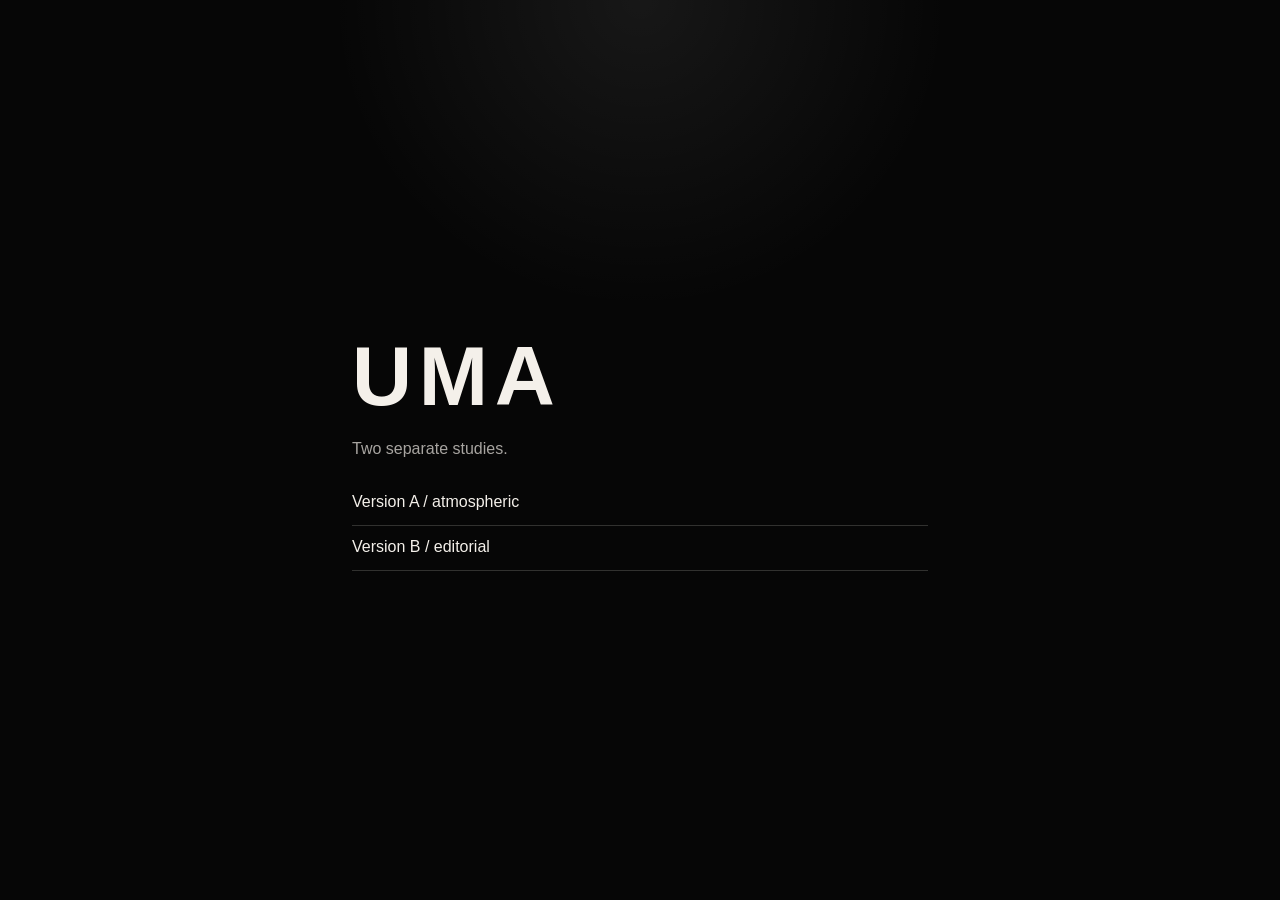
<file: index.html>
<!doctype html>
<html lang="en">
  <head>
    <meta charset="UTF-8">
    <meta name="viewport" content="width=device-width, initial-scale=1.0">
    <title>UMA Studies</title>
    <meta name="description" content="Two separate design studies for UMA.">
    <meta name="theme-color" content="#060606">
    <style>
      :root {
        color-scheme: dark;
      }

      * {
        box-sizing: border-box;
      }

      body {
        margin: 0;
        min-height: 100vh;
        display: grid;
        place-items: center;
        background:
          radial-gradient(circle at top, rgba(255, 255, 255, 0.07), transparent 28%),
          #060606;
        color: #f4f0ea;
        font-family: Arial, sans-serif;
      }

      main {
        width: min(36rem, calc(100vw - 2rem));
      }

      h1,
      p {
        margin: 0;
      }

      h1 {
        font-size: clamp(2.8rem, 8vw, 5.2rem);
        letter-spacing: 0.08em;
      }

      p {
        margin-top: 0.65rem;
        color: rgba(244, 240, 234, 0.68);
        line-height: 1.6;
      }

      nav {
        display: grid;
        gap: 0.75rem;
        margin-top: 2rem;
      }

      a {
        color: inherit;
        text-decoration: none;
        border-bottom: 1px solid rgba(244, 240, 234, 0.18);
        padding-bottom: 0.85rem;
      }
    </style>
  </head>
  <body>
    <main>
      <h1>UMA</h1>
      <p>Two separate studies.</p>
      <nav>
        <a href="version-a/">Version A / atmospheric</a>
        <a href="version-b/">Version B / editorial</a>
      </nav>
    </main>
  </body>
</html>
</file>
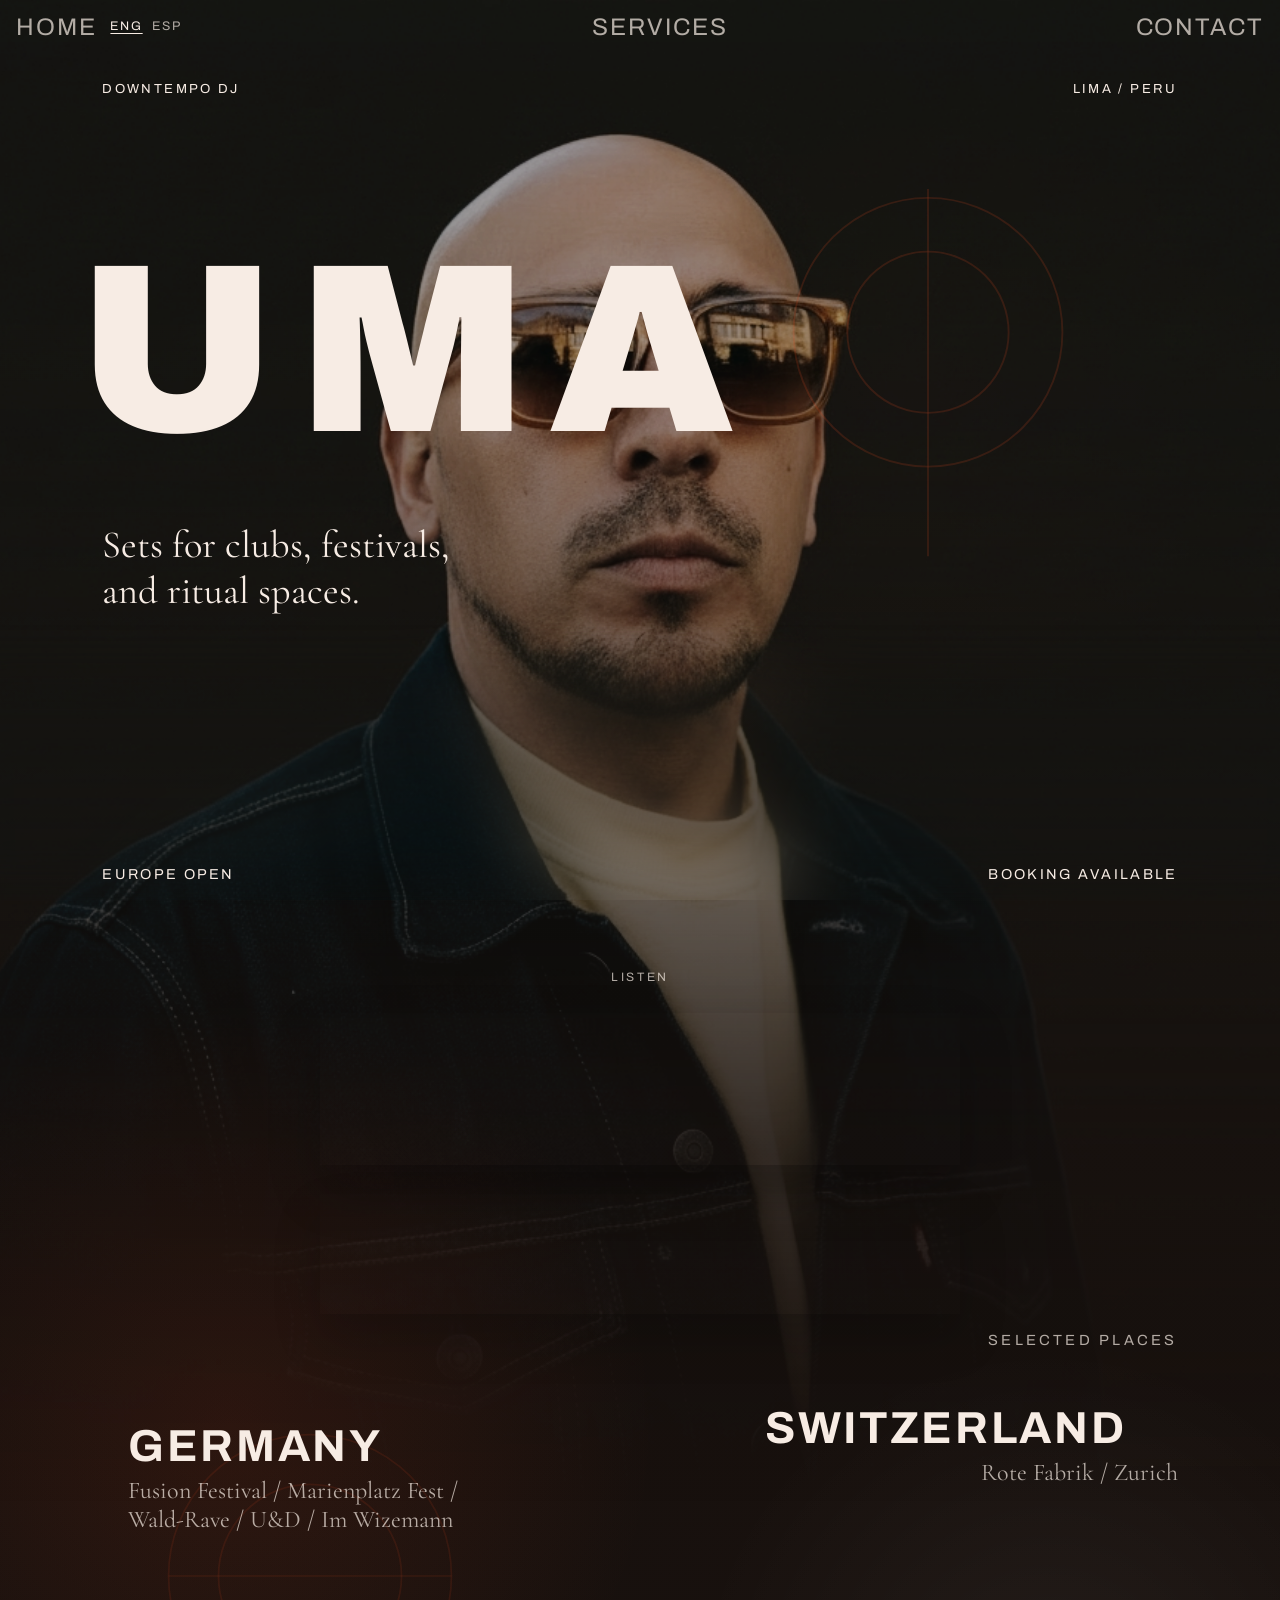
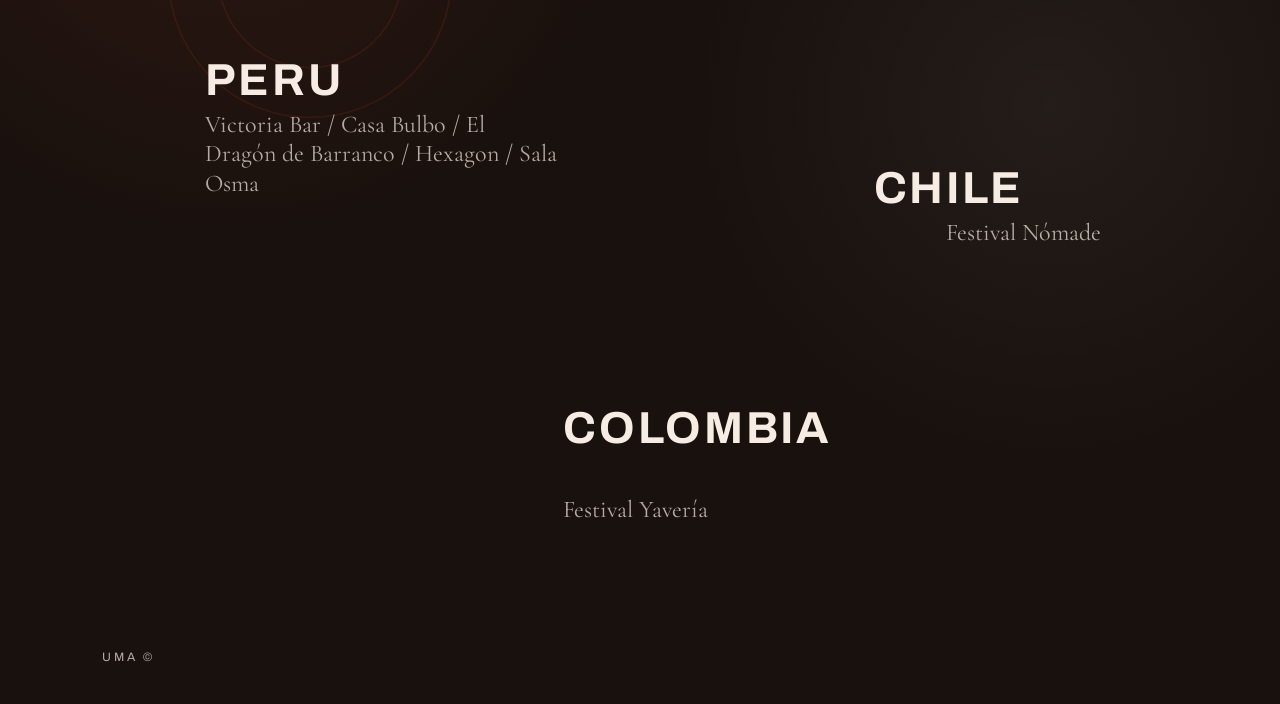
<file: version-b/index.html>
<!doctype html>
<html lang="en">
  <head>
    <meta charset="UTF-8">
    <meta name="viewport" content="width=device-width, initial-scale=1.0">
    <title>UMA Music</title>
    <meta name="description" content="UMA. Downtempo DJ." data-i18n-attr="content" data-i18n="meta.home.description">
    <meta name="theme-color" content="#0a0605">
    <link rel="preconnect" href="https://fonts.googleapis.com">
    <link rel="preconnect" href="https://fonts.gstatic.com" crossorigin>
    <link href="https://fonts.googleapis.com/css2?family=Archivo:wght@400;500;700;900&family=Cormorant+Garamond:wght@400;500;600&display=swap" rel="stylesheet">
    <link rel="stylesheet" href="styles.css?v=20260519z">
  </head>
  <body class="b-home">
    <header class="site-nav">
      <div class="nav-left">
        <span data-i18n="nav.home">Home</span>
        <div class="lang-toggle" aria-label="Language selector">
          <button class="lang-btn is-active" type="button" data-lang="en">ENG</button>
          <button class="lang-btn" type="button" data-lang="es">ESP</button>
        </div>
      </div>
      <a href="services.html" data-i18n="nav.services">Services</a>
      <a href="contact.html" data-i18n="nav.contact">Contact</a>
    </header>

    <main class="home-shell">
      <section class="editorial-stage hero-stage">
        <div class="bg-studio" aria-hidden="true"></div>
        <div class="bg-shade" aria-hidden="true"></div>
        <svg class="geometry geometry-studio" viewBox="0 0 100 100" aria-hidden="true">
          <circle cx="50" cy="38" r="30"></circle>
          <circle cx="50" cy="38" r="18"></circle>
          <path d="M50 6V88"></path>
        </svg>

        <p class="piece top-left" data-i18n="home.kicker">Downtempo DJ</p>
        <p class="piece top-right">Lima / Peru</p>
        <h1 class="piece title-stretch">UMA</h1>
        <p class="piece center-line" data-i18n="home.center">Sets for clubs, festivals, and ritual spaces.</p>
        <p class="piece low-left" data-i18n="home.low_left">Europe open</p>
        <p class="piece low-right" data-i18n="home.low_right">Booking available</p>
      </section>

      <section class="editorial-stage player-stage reveal-on-scroll">
        <p class="player-label" data-i18n="home.listen">Listen</p>
        <div class="embed-shell sound-shell">
          <iframe
            class="sound-banner"
            title="Ayahuasca Fever mixtape"
            width="100%"
            height="166"
            scrolling="no"
            frameborder="no"
            allow="autoplay; encrypted-media"
            src="https://w.soundcloud.com/player/?url=https%3A//api.soundcloud.com/tracks/soundcloud%253Atracks%253A587600895&color=%231b1b1b&auto_play=false&hide_related=false&show_comments=true&show_user=true&show_reposts=false&show_teaser=true"
          ></iframe>
        </div>
        <div class="embed-shell bandcamp-shell">
          <iframe
            class="bandcamp-banner"
            title="Ascendance (UMA UMA Remix) on Bandcamp"
            style="border: 0; height: 120px;"
            src="https://bandcamp.com/EmbeddedPlayer/album=2052285088/size=large/bgcol=333333/linkcol=0f91ff/tracklist=false/artwork=small/track=3740658000/transparent=true/"
            seamless
          >
            <a href="https://discosgraves.bandcamp.com/album/upwards-glide">Upwards Glide by Nash Equilibrium</a>
          </iframe>
        </div>
      </section>

      <section class="editorial-stage places-stage reveal-on-scroll">
        <svg class="geometry geometry-places" viewBox="0 0 100 100" aria-hidden="true">
          <circle cx="50" cy="50" r="34"></circle>
          <circle cx="50" cy="50" r="22"></circle>
          <path d="M16 50H84"></path>
        </svg>

        <p class="piece places-label" data-i18n="home.places">Selected places</p>

        <p class="piece country c1" data-i18n="home.country_germany">Germany</p>
        <p class="piece country-copy cc1">Fusion Festival / Marienplatz Fest / Wald-Rave / U&amp;D / Im Wizemann</p>

        <p class="piece country c2" data-i18n="home.country_switzerland">Switzerland</p>
        <p class="piece country-copy cc2">Rote Fabrik / Zurich</p>

        <p class="piece country c3" data-i18n="home.country_peru">Peru</p>
        <p class="piece country-copy cc3">Victoria Bar / Casa Bulbo / El Dragón de Barranco / Hexagon / Sala Osma</p>

        <p class="piece country c4">Chile</p>
        <p class="piece country-copy cc4">Festival Nómade</p>

        <p class="piece country c5">Colombia</p>
        <p class="piece country-copy cc5">Festival Yavería</p>
      </section>
      <footer class="home-footer reveal-on-scroll">
        <p class="home-mark">UMA ©</p>
      </footer>
    </main>
    <script src="lang.js?v=20260519e"></script>
    <script src="reveal.js?v=20260519z" defer></script>
  </body>
</html>
</file>
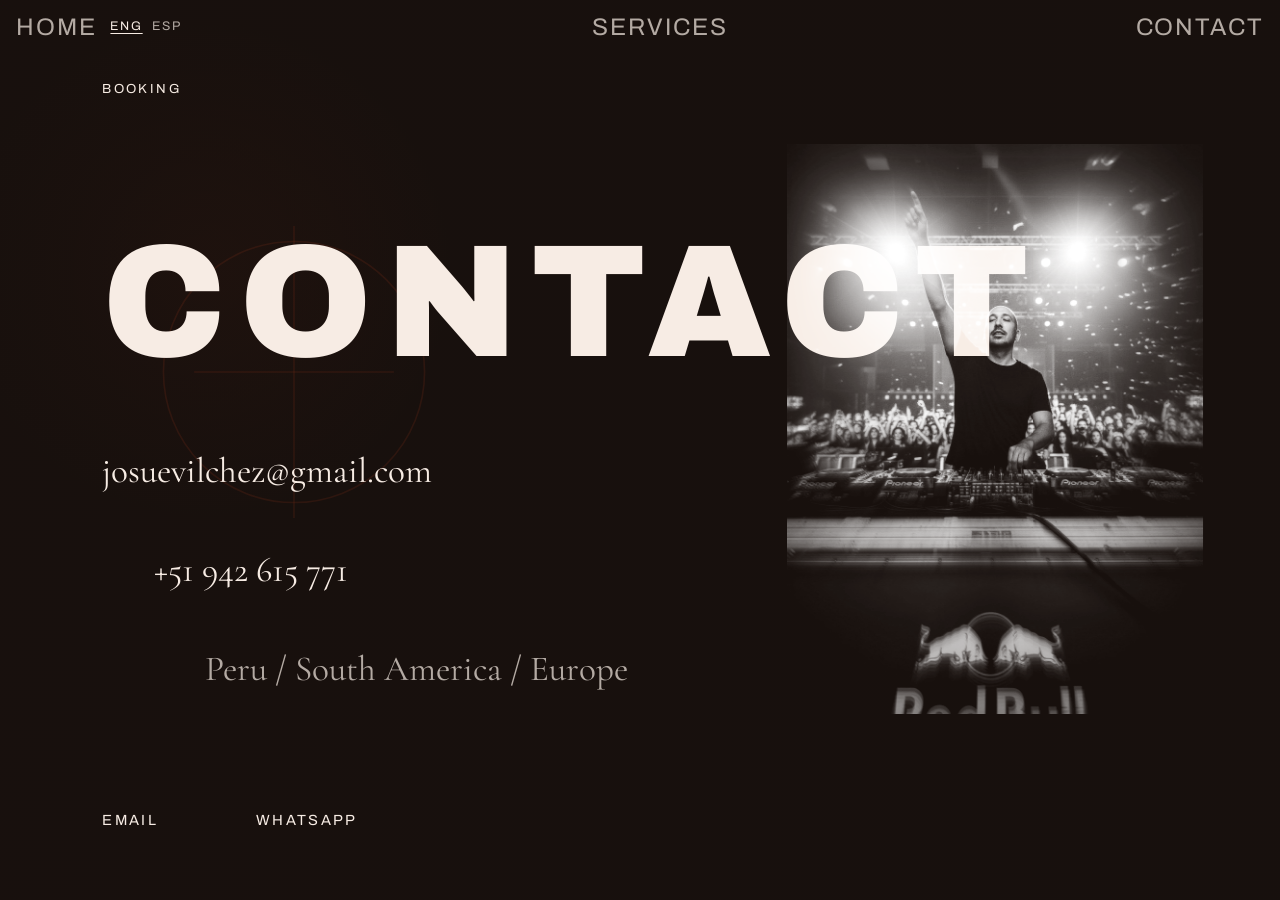
<file: version-b/contact.html>
<!doctype html>
<html lang="en">
  <head>
    <meta charset="UTF-8">
    <meta name="viewport" content="width=device-width, initial-scale=1.0">
    <title>UMA Music — Contact</title>
    <meta name="description" content="UMA. Contact." data-i18n-attr="content" data-i18n="meta.contact.description">
    <meta name="theme-color" content="#0a0605">
    <link rel="preconnect" href="https://fonts.googleapis.com">
    <link rel="preconnect" href="https://fonts.gstatic.com" crossorigin>
    <link href="https://fonts.googleapis.com/css2?family=Archivo:wght@400;500;700;900&family=Cormorant+Garamond:wght@400;500;600&display=swap" rel="stylesheet">
    <link rel="stylesheet" href="styles.css?v=20260519z">
  </head>
  <body class="b-contact">
    <header class="site-nav">
      <div class="nav-left">
        <a href="index.html" data-i18n="nav.home">Home</a>
        <div class="lang-toggle" aria-label="Language selector">
          <button class="lang-btn is-active" type="button" data-lang="en">ENG</button>
          <button class="lang-btn" type="button" data-lang="es">ESP</button>
        </div>
      </div>
      <a href="services.html" data-i18n="nav.services">Services</a>
      <span data-i18n="nav.contact">Contact</span>
    </header>

    <main class="editorial-stage contact-stage">
      <div class="bg-shade contact-shade" aria-hidden="true"></div>
      <svg class="geometry geometry-contact" viewBox="0 0 100 100" aria-hidden="true">
        <circle cx="50" cy="50" r="34"></circle>
        <path d="M50 12V88"></path>
        <path d="M24 50H76"></path>
      </svg>

      <p class="piece top-left reveal-on-scroll" data-i18n="contact.kicker">Booking</p>
      <h1 class="piece title-contact reveal-on-scroll" data-i18n="contact.title">CONTACT</h1>
      <p class="piece contact-line cl1 reveal-on-scroll">josuevilchez@gmail.com</p>
      <p class="piece contact-line cl2 reveal-on-scroll">+51 942 615 771</p>
      <p class="piece contact-line cl3 reveal-on-scroll" data-i18n="contact.regions">Peru / South America / Europe</p>
      <a class="piece contact-link-inline cli1 reveal-on-scroll" href="mailto:josuevilchez@gmail.com" data-i18n="common.email">Email</a>
      <a class="piece contact-link-inline cli2 reveal-on-scroll" href="https://wa.me/51942615771" target="_blank" rel="noreferrer">WhatsApp</a>
      <img class="piece live-photo reveal-on-scroll" src="assets/uma-live-bw.jpg" alt="Uma performing live">
    </main>
    <script src="lang.js?v=20260519e"></script>
    <script src="reveal.js?v=20260519z" defer></script>
  </body>
</html>
</file>
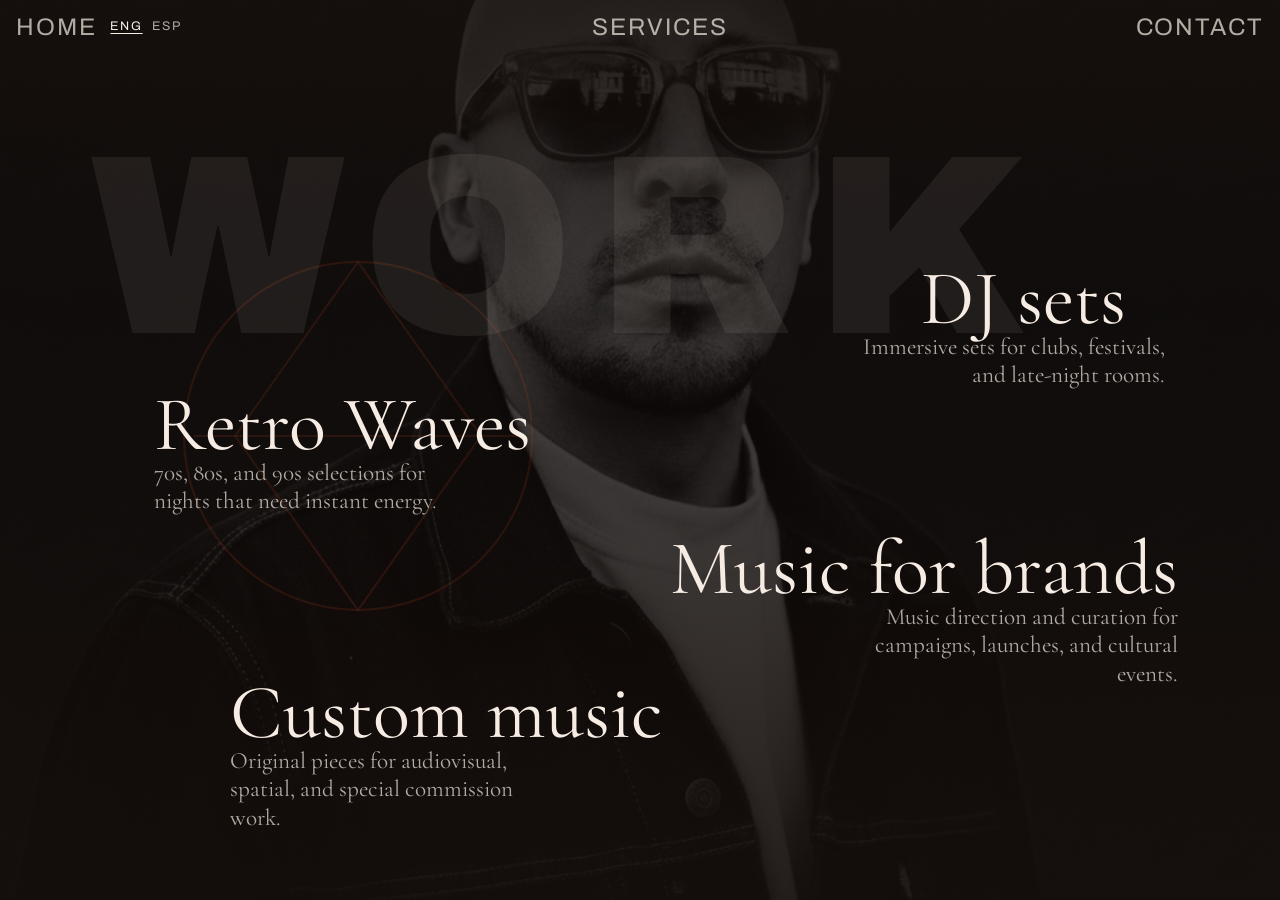
<file: version-b/services.html>
<!doctype html>
<html lang="en">
  <head>
    <meta charset="UTF-8">
    <meta name="viewport" content="width=device-width, initial-scale=1.0">
    <title>UMA Music — Services</title>
    <meta name="description" content="UMA. Services." data-i18n-attr="content" data-i18n="meta.services.description">
    <meta name="theme-color" content="#0a0605">
    <link rel="preconnect" href="https://fonts.googleapis.com">
    <link rel="preconnect" href="https://fonts.gstatic.com" crossorigin>
    <link href="https://fonts.googleapis.com/css2?family=Archivo:wght@400;500;700;900&family=Cormorant+Garamond:wght@400;500;600&display=swap" rel="stylesheet">
    <link rel="stylesheet" href="styles.css?v=20260519z">
  </head>
  <body class="b-services">
    <header class="site-nav">
      <div class="nav-left">
        <a href="index.html" data-i18n="nav.home">Home</a>
        <div class="lang-toggle" aria-label="Language selector">
          <button class="lang-btn is-active" type="button" data-lang="en">ENG</button>
          <button class="lang-btn" type="button" data-lang="es">ESP</button>
        </div>
      </div>
      <span data-i18n="nav.services">Services</span>
      <a href="contact.html" data-i18n="nav.contact">Contact</a>
    </header>

    <main class="editorial-stage editorial-stage-services">
      <div class="bg-studio dimmed" aria-hidden="true"></div>
      <div class="bg-shade services-shade" aria-hidden="true"></div>
      <svg class="geometry geometry-services-b" viewBox="0 0 100 100" aria-hidden="true">
        <circle cx="50" cy="50" r="34"></circle>
        <path d="M18 50H82"></path>
        <path d="M50 16L74 50L50 84L26 50Z"></path>
      </svg>

      <h1 class="piece title-work reveal-on-scroll" data-i18n="services.title">WORK</h1>
      <p class="piece work-item w1 reveal-on-scroll" data-i18n="services.item1">DJ sets</p>
      <p class="piece work-copy wc1 reveal-on-scroll" data-i18n="services.copy1">Immersive sets for clubs, festivals, and late-night rooms.</p>
      <p class="piece work-item w2 reveal-on-scroll">Retro Waves</p>
      <p class="piece work-copy wc2 reveal-on-scroll" data-i18n="services.copy2">70s, 80s, and 90s selections for nights that need instant energy.</p>
      <p class="piece work-item w3 reveal-on-scroll" data-i18n="services.item3">Music for brands</p>
      <p class="piece work-copy wc3 reveal-on-scroll" data-i18n="services.copy3">Music direction and curation for campaigns, launches, and cultural events.</p>
      <p class="piece work-item w4 reveal-on-scroll" data-i18n="services.item4">Custom music</p>
      <p class="piece work-copy wc4 reveal-on-scroll" data-i18n="services.copy4">Original pieces for audiovisual, spatial, and special commission work.</p>
    </main>
    <script src="lang.js?v=20260519e"></script>
    <script src="reveal.js?v=20260519z" defer></script>
  </body>
</html>
</file>
<file: version-b/styles.css>
:root {
  --bg: #140d0b;
  --text: #f7ece4;
  --muted: rgba(247, 236, 228, 0.7);
  --ember: #d64822;
  --ember-soft: rgba(214, 72, 34, 0.18);
  --display: "Archivo", sans-serif;
  --serif: "Cormorant Garamond", serif;
}

*,
*::before,
*::after {
  box-sizing: border-box;
}

body {
  margin: 0;
  min-height: 100vh;
  overflow-x: hidden;
  background: var(--bg);
  color: var(--text);
  font-family: var(--display);
}

a {
  color: inherit;
  text-decoration: none;
}

.site-nav {
  position: fixed;
  top: 0;
  left: 0;
  right: 0;
  z-index: 10;
  display: flex;
  justify-content: space-between;
  gap: 1rem;
  padding: 0.9rem 1rem;
  color: var(--muted);
  font-size: 1.5rem;
  letter-spacing: 0.08em;
  text-transform: uppercase;
  background: transparent;
  isolation: isolate;
}

/* Frosted strip + blur; feathered at bottom so no hard edge vs page content */
.site-nav::before {
  content: "";
  position: absolute;
  top: 0;
  left: 0;
  right: 0;
  height: calc(100% + 3rem);
  z-index: 0;
  pointer-events: none;
  opacity: 0;
  transition: opacity 0.24s ease;
  background: linear-gradient(
    180deg,
    rgba(12, 9, 7, 0.55) 0%,
    rgba(12, 9, 7, 0.28) 42%,
    rgba(12, 9, 7, 0.08) 72%,
    rgba(12, 9, 7, 0) 100%
  );
  backdrop-filter: blur(16px) saturate(1.08);
  -webkit-backdrop-filter: blur(16px) saturate(1.08);
  -webkit-mask-image: linear-gradient(
    180deg,
    #000 0%,
    #000 18%,
    rgba(0, 0, 0, 0.94) 44%,
    rgba(0, 0, 0, 0.5) 68%,
    rgba(0, 0, 0, 0.16) 86%,
    transparent 100%
  );
  mask-image: linear-gradient(
    180deg,
    #000 0%,
    #000 18%,
    rgba(0, 0, 0, 0.94) 44%,
    rgba(0, 0, 0, 0.5) 68%,
    rgba(0, 0, 0, 0.16) 86%,
    transparent 100%
  );
}

.site-nav.is-scrolled::before {
  opacity: 1;
}

.site-nav > * {
  position: relative;
  z-index: 1;
}

.nav-left {
  display: flex;
  align-items: flex-start;
  gap: 0.7rem;
}

.lang-toggle {
  display: inline-flex;
  align-items: center;
  gap: 0.28rem;
  margin-top: 0.18rem;
}

.lang-btn {
  appearance: none;
  border: 0;
  background: transparent;
  color: var(--muted);
  font: inherit;
  font-size: 0.52em;
  letter-spacing: 0.14em;
  text-transform: uppercase;
  padding: 0.12rem 0.16rem;
  cursor: pointer;
}

.lang-btn.is-active {
  color: var(--text);
  text-decoration: underline;
  text-underline-offset: 0.24em;
}

.home-shell {
  position: relative;
  min-height: 100vh;
  overflow-x: clip;
  background: #1a1310;
}

.home-shell::before,
.home-shell::after {
  content: "";
  position: absolute;
  inset: 0;
  pointer-events: none;
}

.home-shell::before {
  z-index: 0;
  background:
    radial-gradient(circle at 72% 16%, rgba(214, 72, 34, 0.08), transparent 16%),
    radial-gradient(circle at 18% 62%, rgba(214, 72, 34, 0.12), transparent 24%),
    radial-gradient(circle at 82% 74%, rgba(255, 255, 255, 0.05), transparent 18%),
    linear-gradient(180deg, rgba(20, 13, 11, 0.18) 0%, rgba(22, 15, 12, 0.34) 28%, rgba(22, 15, 12, 0.6) 58%, rgba(24, 17, 14, 0.92) 100%);
}

.home-shell::after {
  inset: 0 0 auto 0;
  height: 168vh;
  z-index: 0;
  background: url("assets/uma-studio.jpeg") 58% top / cover no-repeat;
  filter: contrast(1.03) saturate(0.78) brightness(0.72);
  opacity: 0.92;
  -webkit-mask-image: linear-gradient(180deg, rgba(0, 0, 0, 0.98) 0%, rgba(0, 0, 0, 0.92) 28%, rgba(0, 0, 0, 0.64) 52%, rgba(0, 0, 0, 0.2) 76%, transparent 100%);
  mask-image: linear-gradient(180deg, rgba(0, 0, 0, 0.98) 0%, rgba(0, 0, 0, 0.92) 28%, rgba(0, 0, 0, 0.64) 52%, rgba(0, 0, 0, 0.2) 76%, transparent 100%);
}

.editorial-stage {
  position: relative;
  min-height: 100vh;
  overflow: clip;
  isolation: isolate;
}

.home-shell > .editorial-stage {
  z-index: 1;
}

/* Desktop only: floated listen strip overlaps hero tail; needs stacking over places. */
@media (min-width: 921px) {
  .home-shell > .editorial-stage.player-stage {
    z-index: 6;
  }
}

.bg-studio,
.bg-shade,
.geometry,
.piece {
  position: absolute;
}

.bg-studio {
  inset: 0;
  background: url("assets/uma-studio.jpeg") center center / cover no-repeat;
  transform: scale(1.04);
  z-index: 0;
}

.dimmed {
  filter: grayscale(100%) contrast(1.06) brightness(0.42);
}

.b-home .bg-studio {
  display: none;
}

.b-home .bg-shade {
  display: none;
}

.bg-shade {
  inset: 0;
  background:
    linear-gradient(90deg, rgba(24, 16, 13, 0.78) 0%, rgba(24, 16, 13, 0.46) 38%, rgba(24, 16, 13, 0.08) 100%),
    linear-gradient(180deg, rgba(34, 22, 18, 0.04) 0%, rgba(34, 22, 18, 0.08) 72%, rgba(28, 19, 16, 0.42) 100%),
    radial-gradient(circle at 18% 48%, var(--ember-soft), transparent 26%);
  z-index: 0;
}

.services-shade {
  background:
    linear-gradient(180deg, rgba(24, 16, 13, 0.78), rgba(24, 16, 13, 0.34) 34%, rgba(24, 16, 13, 0.82) 100%);
}

.geometry {
  z-index: 1;
  fill: none;
  stroke: rgba(214, 72, 34, 0.34);
  stroke-width: 0.42;
}

.geometry-studio {
  top: 18vh;
  right: 10vw;
  width: min(28rem, 44vw);
  opacity: 0.52;
}

.geometry-places {
  top: 18vh;
  left: 8vw;
  width: min(26rem, 40vw);
  opacity: 0.36;
}

.geometry-services-b {
  inset: 20vh auto auto 8vw;
  width: min(32rem, 52vw);
  opacity: 0.42;
}

.geometry-contact {
  top: 20vh;
  left: 8vw;
  width: min(24rem, 34vw);
  opacity: 0.34;
}

.piece {
  z-index: 2;
  margin: 0;
}

.top-left,
.top-right,
.contact-left,
.contact-right {
  font-size: 0.82rem;
  letter-spacing: 0.18em;
  text-transform: uppercase;
}

.top-left {
  top: 9vh;
  left: 8vw;
}

.top-right {
  top: 9vh;
  right: 8vw;
}

.title-stretch {
  top: 27vh;
  left: 6vw;
  font-size: clamp(5.8rem, 19vw, 15rem);
  font-weight: 900;
  letter-spacing: 0.08em;
  line-height: 0.9;
}

.center-line {
  top: 58vh;
  left: 8vw;
  font-family: var(--serif);
  font-size: clamp(1.45rem, 3.2vw, 2.4rem);
  max-width: 24rem;
}

.low-left,
.low-right {
  bottom: 2vh;
  font-size: 0.9rem;
  letter-spacing: 0.16em;
  text-transform: uppercase;
}

.low-left {
  left: 8vw;
}

.low-right {
  right: 8vw;
  text-align: right;
}

.contact-left,
.contact-right {
  bottom: 8vh;
}

.contact-left {
  left: 8vw;
}

.contact-right {
  right: 8vw;
}

.hero-stage {
  background: transparent;
}

.hero-stage::before {
  display: none;
}

.hero-stage::after {
  content: "";
  position: absolute;
  left: -2vw;
  right: -2vw;
  bottom: -6vh;
  height: 34vh;
  background: url("assets/uma-studio.jpeg") 58% center / cover no-repeat;
  filter: blur(38px) saturate(0.68) brightness(0.64);
  opacity: 0.56;
  transform: scale(1.08);
  transform-origin: center bottom;
  -webkit-mask-image: linear-gradient(180deg, transparent 0%, rgba(0, 0, 0, 0.62) 28%, rgba(0, 0, 0, 0.92) 68%, transparent 100%);
  mask-image: linear-gradient(180deg, transparent 0%, rgba(0, 0, 0, 0.62) 28%, rgba(0, 0, 0, 0.92) 68%, transparent 100%);
  z-index: 0;
  pointer-events: none;
}

.player-stage {
  position: absolute;
  top: 94vh;
  left: 0;
  right: 0;
  min-height: 52vh;
  height: 52vh;
  background: transparent;
  overflow: visible;
  display: flex;
  flex-direction: column;
  align-items: center;
  gap: 3.2vh;
  padding-top: 13.8vh;
  box-sizing: border-box;
}

.player-stage::before {
  display: none;
}

.player-label {
  position: relative;
  z-index: 2;
  margin: 0;
  font-size: 0.76rem;
  letter-spacing: 0.22em;
  text-transform: uppercase;
  color: var(--muted);
}

.embed-shell {
  position: relative;
  pointer-events: auto;
}

.sound-shell {
  width: min(40rem, calc(100vw - 4rem));
  height: 166px;
  box-shadow: 0 24px 48px rgba(8, 5, 4, 0.24);
}

.bandcamp-shell {
  width: min(40rem, calc(100vw - 4rem));
  height: 120px;
  box-shadow: 0 24px 48px rgba(8, 5, 4, 0.18);
}

.sound-banner,
.bandcamp-banner {
  width: 100%;
  height: 100%;
  display: block;
  border: 0;
}

.places-stage {
  --places-shift: 34vh;
  min-height: 138vh;
  background: transparent;
  overflow: visible;
}

.places-stage .piece {
  transform: translateY(var(--places-shift));
}

.places-stage .geometry-places {
  transform: translateY(var(--places-shift));
}

.home-footer {
  position: relative;
  z-index: 1;
  min-height: 18vh;
  display: flex;
  align-items: flex-end;
  justify-content: flex-start;
  padding: 0 0 4.5vh 8vw;
}

.home-mark {
  margin: 0;
  color: var(--muted);
  font-size: 0.76rem;
  letter-spacing: 0.22em;
  text-transform: uppercase;
}

.places-label {
  top: 14vh;
  right: 8vw;
  font-size: 0.92rem;
  letter-spacing: 0.22em;
  text-transform: uppercase;
  color: var(--muted);
}

.country {
  font-size: clamp(1.45rem, 4vw, 2.8rem);
  font-weight: 700;
  letter-spacing: 0.06em;
  text-transform: uppercase;
}

.country-copy,
.work-copy,
.contact-line {
  font-family: var(--serif);
  line-height: 1.22;
}

.country-copy {
  max-width: 22rem;
  color: var(--muted);
  font-size: clamp(1.05rem, 2vw, 1.5rem);
}

.c1 {
  top: 24vh;
  left: 10vw;
}

.cc1 {
  top: 30vh;
  left: 10vw;
}

.c2 {
  top: 22vh;
  right: 12vw;
}

.cc2 {
  top: 28vh;
  right: 8vw;
  max-width: 24rem;
  text-align: right;
}

.c3 {
  top: 50vh;
  left: 16vw;
}

.cc3 {
  top: 56vh;
  left: 16vw;
}

.c4 {
  top: 62vh;
  right: 20vw;
}

.cc4 {
  top: 68vh;
  right: 14vw;
  text-align: right;
}

.c5 {
  bottom: 44vh;
  left: 44vw;
}

.cc5 {
  bottom: 36vh;
  left: 44vw;
}

.title-work {
  top: 12vh;
  left: 7vw;
  color: rgba(245, 232, 222, 0.08);
  font-size: clamp(6rem, 20vw, 16rem);
  font-weight: 900;
  letter-spacing: 0.08em;
}

.work-item {
  font-family: var(--serif);
  font-size: clamp(2rem, 6vw, 4.8rem);
}

.work-copy {
  max-width: 19rem;
  color: var(--muted);
  font-size: clamp(1.05rem, 2vw, 1.45rem);
}

.w1 {
  top: 28vh;
  right: 12vw;
}

.wc1 {
  top: 37vh;
  right: 9vw;
  text-align: right;
}

.w2 {
  top: 42vh;
  left: 12vw;
}

.wc2 {
  top: 51vh;
  left: 12vw;
}

.w3 {
  top: 58vh;
  right: 8vw;
}

.wc3 {
  top: 67vh;
  right: 8vw;
  text-align: right;
}

.w4 {
  top: 74vh;
  left: 18vw;
}

.wc4 {
  top: 83vh;
  left: 18vw;
}

.contact-stage {
  background:
    radial-gradient(circle at 16% 30%, rgba(214, 72, 34, 0.12), transparent 20%),
    #17100d;
}

.contact-shade {
  background:
    linear-gradient(90deg, rgba(24, 16, 13, 0.84) 0%, rgba(24, 16, 13, 0.6) 36%, rgba(24, 16, 13, 0.18) 100%);
}

.title-contact {
  top: 24vh;
  left: 8vw;
  font-size: clamp(5rem, 13vw, 10rem);
  font-weight: 900;
  letter-spacing: 0.08em;
}

.contact-line {
  font-size: clamp(1.45rem, 3vw, 2.2rem);
}

.cl1 {
  top: 50vh;
  left: 8vw;
}

.cl2 {
  top: 61vh;
  left: 12vw;
}

.cl3 {
  top: 72vh;
  left: 16vw;
  color: var(--muted);
}

.contact-link-inline {
  font-size: 0.92rem;
  letter-spacing: 0.16em;
  text-transform: uppercase;
}

.cli1 {
  left: 8vw;
  bottom: 8vh;
}

.cli2 {
  left: 20vw;
  bottom: 8vh;
}

.live-photo {
  top: 16vh;
  right: 6vw;
  width: min(26rem, 34vw);
  filter: grayscale(100%) contrast(1.08);
  mix-blend-mode: screen;
}

@media (max-width: 920px) {
  .site-nav {
    gap: 0.6rem;
    font-size: 1rem;
    letter-spacing: 0.12em;
  }

  .nav-left {
    gap: 0.45rem;
  }

  /* Listen / embeds: reserved band, content vertically centered */
  .player-stage {
    position: relative;
    top: auto;
    left: auto;
    right: auto;
    width: 100%;
    height: auto;
    min-height: clamp(20rem, 46vh, 24rem);
    --home-embeds-pad-bottom: clamp(1.1rem, 3.5vw, 2rem);
    padding-top: clamp(1.35rem, 4.5vw, 2.35rem);
    padding-bottom: var(--home-embeds-pad-bottom);
    gap: clamp(0.85rem, 2.2vh, 1.35rem);
    justify-content: center;
    box-sizing: border-box;
  }

  .home-shell > .editorial-stage.player-stage {
    z-index: 1;
  }

  .places-stage {
    --places-shift: 0;
    /* Match prior visual inset: section padding + piece offset (one symmetric edge) */
    --places-edge: calc(max(8vw, 1rem) * 2);
    /* Title ↔ description (country + copy): flex gap only */
    --places-inner-gap: calc(clamp(0.75rem, 2.15vh, 1.15rem) + 0.55rem);
    /* Label→first country and copy→next country (same step); not added between title and copy */
    --places-between-blocks: clamp(0.5rem, 1.5vh, 0.95rem);
    min-height: 0;
    display: flex;
    flex-direction: column;
    align-items: flex-start;
    gap: var(--places-inner-gap);
    padding-top: clamp(1.25rem, 3.5vh, 2rem);
    padding-right: var(--places-edge);
    padding-bottom: clamp(2.5rem, 6vh, 3.5rem);
    padding-left: var(--places-edge);
    box-sizing: border-box;
  }

  .places-stage .geometry-places {
    position: absolute;
    top: clamp(3rem, 10vh, 6rem);
    left: 0;
    width: min(70vw, 18rem);
    right: auto;
    opacity: 0.28;
    pointer-events: none;
    z-index: 0;
    transform: none;
  }

  .places-stage .piece {
    position: relative;
    top: auto;
    right: auto;
    bottom: auto;
    left: auto;
    width: 100%;
    max-width: min(22rem, 100%);
    box-sizing: border-box;
    transform: none;
    z-index: 2;
    margin: 0;
    text-align: left;
  }

  /* Odd country titles left, even right — full width inside --places-edge; alignment only */
  .places-stage .country:nth-child(4n + 3) {
    align-self: stretch;
    text-align: left;
    width: 100%;
    max-width: none;
    box-sizing: border-box;
  }

  .places-stage .country:nth-child(4n + 5) {
    align-self: stretch;
    text-align: right;
    width: 100%;
    max-width: none;
    box-sizing: border-box;
  }

  .places-stage .country-copy:nth-child(4n + 4) {
    align-self: stretch;
    text-align: left;
    width: 100%;
    max-width: none;
    box-sizing: border-box;
  }

  .places-stage .country-copy:nth-child(4n + 6) {
    align-self: stretch;
    text-align: right;
    width: 100%;
    max-width: none;
    box-sizing: border-box;
  }

  .places-stage .country {
    margin-top: var(--places-between-blocks);
  }

  .editorial-stage-services {
    --services-inline: max(1.45rem, 8vw);
    min-height: 122vh;
  }

  /* Services: pin titles + copy to the same horizontal stripe (avoids shrink-to-fit bleeding past gutters) */
  body.b-services .editorial-stage-services .title-work {
    left: var(--services-inline, max(1.45rem, 8vw));
    right: var(--services-inline, max(1.45rem, 8vw));
    width: auto;
    box-sizing: border-box;
  }

  body.b-services .editorial-stage-services .work-item {
    left: var(--services-inline, max(1.45rem, 8vw));
    right: var(--services-inline, max(1.45rem, 8vw));
    width: auto;
    box-sizing: border-box;
  }

  .geometry-studio,
  .geometry-services-b,
  .geometry-places,
  .geometry-contact {
    width: 70vw;
    right: auto;
    left: 10vw;
  }

  .title-stretch {
    top: 31vh;
    left: 8vw;
  }

  .center-line {
    top: 60vh;
    right: 8vw;
    left: 8vw;
    max-width: min(22rem, calc(100vw - 1.5rem));
    font-size: clamp(1.28rem, 3.6vw, 1.9rem);
    line-height: 1.28;
  }

  .sound-shell {
    width: min(40rem, calc(100vw - 2rem));
  }

  .bandcamp-shell {
    width: min(40rem, calc(100vw - 2rem));
  }

  .country-copy,
  .work-copy {
    max-width: 20rem;
  }

  .editorial-stage-services .work-copy {
    font-size: clamp(1.08rem, 2.85vw, 1.42rem);
    line-height: 1.28;
    left: var(--services-inline, max(1.45rem, 8vw));
    right: var(--services-inline, max(1.45rem, 8vw));
    width: auto;
    max-width: none;
    box-sizing: border-box;
  }

  .contact-stage .contact-line {
    font-size: var(--contact-line-size);
    max-width: min(22rem, calc(100vw - 1.5rem));
    line-height: 1.28;
    overflow-wrap: anywhere;
  }

  body.b-contact .contact-link-inline,
  body.b-contact .top-left {
    font-size: var(--contact-line-size);
  }

  .low-right,
  .w1,
  .w2,
  .w3,
  .w4,
  .c1,
  .c2,
  .c3,
  .c4,
  .c5 {
    left: 8vw;
    right: auto;
    text-align: left;
  }

  .cc1,
  .cc2,
  .cc3,
  .cc4,
  .cc5,
  .wc1,
  .wc2,
  .wc3,
  .wc4 {
    left: 8vw;
    right: auto;
    text-align: left;
  }

  .low-left {
    bottom: 5vh;
  }

  .low-right {
    bottom: 1vh;
  }

  .w1 {
    top: 30vh;
  }

  .wc1 {
    top: 38vh;
  }

  .w2 {
    top: 48vh;
  }

  .wc2 {
    top: 56vh;
  }

  .w3 {
    top: 66vh;
  }

  .wc3 {
    top: 74vh;
  }

  .w4 {
    top: 84vh;
  }

  .wc4 {
    top: 92vh;
  }

  /* Odd work titles left, even right (matches main child order) */
  .editorial-stage-services .work-item:nth-child(4n + 5) {
    text-align: left;
  }

  .editorial-stage-services .work-item:nth-child(4n + 7) {
    text-align: right;
  }

  .editorial-stage-services .work-copy:nth-child(4n + 6) {
    text-align: left;
  }

  .editorial-stage-services .work-copy:nth-child(4n + 8) {
    text-align: right;
  }

  .title-contact {
    top: 18vh;
    font-size: clamp(2.2rem, 7.5vw, 5.25rem);
    letter-spacing: 0.045em;
    left: max(0.75rem, 3vw);
    right: max(0.75rem, 3vw);
    max-width: calc(100vw - 1.5rem);
    line-height: 1.06;
    box-sizing: border-box;
  }

  body.b-contact {
    /* Match home .center-line at ≤920px */
    --contact-line-size: clamp(1.28rem, 3.6vw, 1.9rem);
  }

  body.b-contact .contact-stage {
    overflow: visible;
  }

  .cl1 {
    top: 46vh;
  }

  .cl2 {
    top: 56vh;
    left: 8vw;
  }

  .cl3 {
    top: 66vh;
    left: 8vw;
  }

  .cli1 {
    left: 8vw;
  }

  .cli2 {
    left: 28vw;
  }

  .live-photo {
    top: 14vh;
    right: 8vw;
    width: 40vw;
  }
}

@media (max-width: 560px) {
  .player-stage {
    min-height: clamp(20rem, 48vh, 24.5rem);
    --home-embeds-pad-bottom: clamp(1rem, 3.2vw, 1.85rem);
    padding-top: clamp(1.2rem, 4.2vw, 2.05rem);
    padding-bottom: var(--home-embeds-pad-bottom);
    gap: clamp(0.65rem, 1.8vh, 1.05rem);
    justify-content: center;
  }

  .places-stage {
    /* Was: padding H max(8vw,1rem) + piece left max(6vw,0.85rem) */
    --places-edge: calc(max(8vw, 1rem) + max(6vw, 0.85rem));
    --places-inner-gap: calc(clamp(0.65rem, 2vh, 1.05rem) + 0.55rem);
    --places-between-blocks: clamp(0.48rem, 1.45vh, 0.9rem);
    gap: var(--places-inner-gap);
    padding-top: clamp(1rem, 3vh, 1.65rem);
    padding-right: var(--places-edge);
    padding-bottom: clamp(2rem, 5.5vh, 3rem);
    padding-left: var(--places-edge);
  }

  .places-stage .geometry-places {
    top: clamp(2rem, 8vh, 4.5rem);
    left: 0;
    opacity: 0.24;
  }

  .places-stage .piece {
    max-width: min(22rem, 100%);
  }

  .editorial-stage-services {
    --services-inline: max(1.65rem, 9.5vw);
    min-height: 128vh;
  }

  .top-left,
  .top-right,
  .contact-left,
  .contact-right,
  .low-left,
  .low-right {
    font-size: 0.72rem;
  }

  .bg-studio {
    background-position: 62% center;
  }

  .title-stretch,
  .title-work {
    font-size: clamp(4.4rem, 26vw, 8rem);
  }

  /* Shorter word + Spanish "CONTACTO"; keep inside viewport vs WORK title */
  .title-contact {
    font-size: clamp(2rem, 9.2vw, 4.25rem);
    letter-spacing: 0.04em;
    left: max(0.75rem, 3vw);
    right: max(0.75rem, 3vw);
    max-width: calc(100vw - 1.5rem);
    line-height: 1.06;
    box-sizing: border-box;
  }

  body.b-contact {
    /* Match home .center-line at ≤560px */
    --contact-line-size: clamp(1.38rem, 4.8vw, 2.05rem);
  }

  .center-line {
    top: 60vh;
    font-size: clamp(1.38rem, 4.8vw, 2.05rem);
    max-width: min(22rem, calc(100vw - 1.5rem));
    line-height: 1.28;
  }

  .low-left {
    bottom: 5vh;
  }

  .low-right {
    bottom: 1vh;
  }

  .player-label {
    font-size: 0.72rem;
  }

  .sound-shell {
    width: calc(100vw - 1rem);
  }

  .sound-shell {
    box-shadow: 0 16px 32px rgba(8, 5, 4, 0.22);
  }

  .bandcamp-shell {
    width: calc(100vw - 1rem);
  }

  .country-copy,
  .work-copy,
  .contact-line {
    font-size: 1.05rem;
    max-width: 14rem;
  }

  .editorial-stage-services .work-copy {
    font-size: clamp(1.14rem, 3.95vw, 1.48rem);
    line-height: 1.3;
    left: var(--services-inline, max(1.65rem, 9.5vw));
    right: var(--services-inline, max(1.65rem, 9.5vw));
    width: auto;
    max-width: none;
    box-sizing: border-box;
  }

  /* Match home .center-line (same breakpoint) */
  .contact-stage .contact-line {
    font-size: var(--contact-line-size);
    max-width: min(22rem, calc(100vw - 1.5rem));
    line-height: 1.3;
    overflow-wrap: anywhere;
  }

  body.b-contact .contact-link-inline {
    font-size: var(--contact-line-size);
    letter-spacing: 0.12em;
  }

  body.b-contact .top-left {
    font-size: var(--contact-line-size);
  }

  .site-nav {
    font-size: clamp(1rem, 4.2vw, 1.2rem);
    gap: 0.45rem;
  }

  .places-stage .country {
    font-size: clamp(1.65rem, 6.2vw, 2.5rem);
  }

  .places-stage .country-copy {
    font-size: clamp(1.18rem, 4.1vw, 1.55rem);
    max-width: min(22rem, calc(100vw - 2rem));
  }

  .lang-btn {
    padding: 0.1rem 0.12rem;
  }

  .home-mark {
    font-size: 0.68rem;
  }

  .home-footer {
    min-height: 5vh;
    padding: 0 0 2vh max(1rem, 8vw);
  }

  .live-photo {
    position: absolute;
    top: 14vh;
    right: 6vw;
    width: 44vw;
  }

  .cli2 {
    left: 42vw;
  }
}

/* --- Scroll reveal (opacity + motion only; no blur for perf) --- */
@media (prefers-reduced-motion: no-preference) {
  html.js-reveal .reveal-on-scroll {
    transition:
      opacity 0.65s cubic-bezier(0.18, 1, 0.28, 1),
      transform 0.65s cubic-bezier(0.18, 1, 0.28, 1);
  }

  html.js-reveal .reveal-on-scroll:not(.reveal-visible) {
    opacity: 0;
    transform: translate3d(0, 12px, 0);
  }

  html.js-reveal .reveal-on-scroll.reveal-visible {
    opacity: 1;
    transform: translate3d(0, 0, 0);
  }
}

@media (prefers-reduced-motion: reduce) {
  .reveal-on-scroll {
    opacity: 1 !important;
    transform: none !important;
  }
}
</file>
